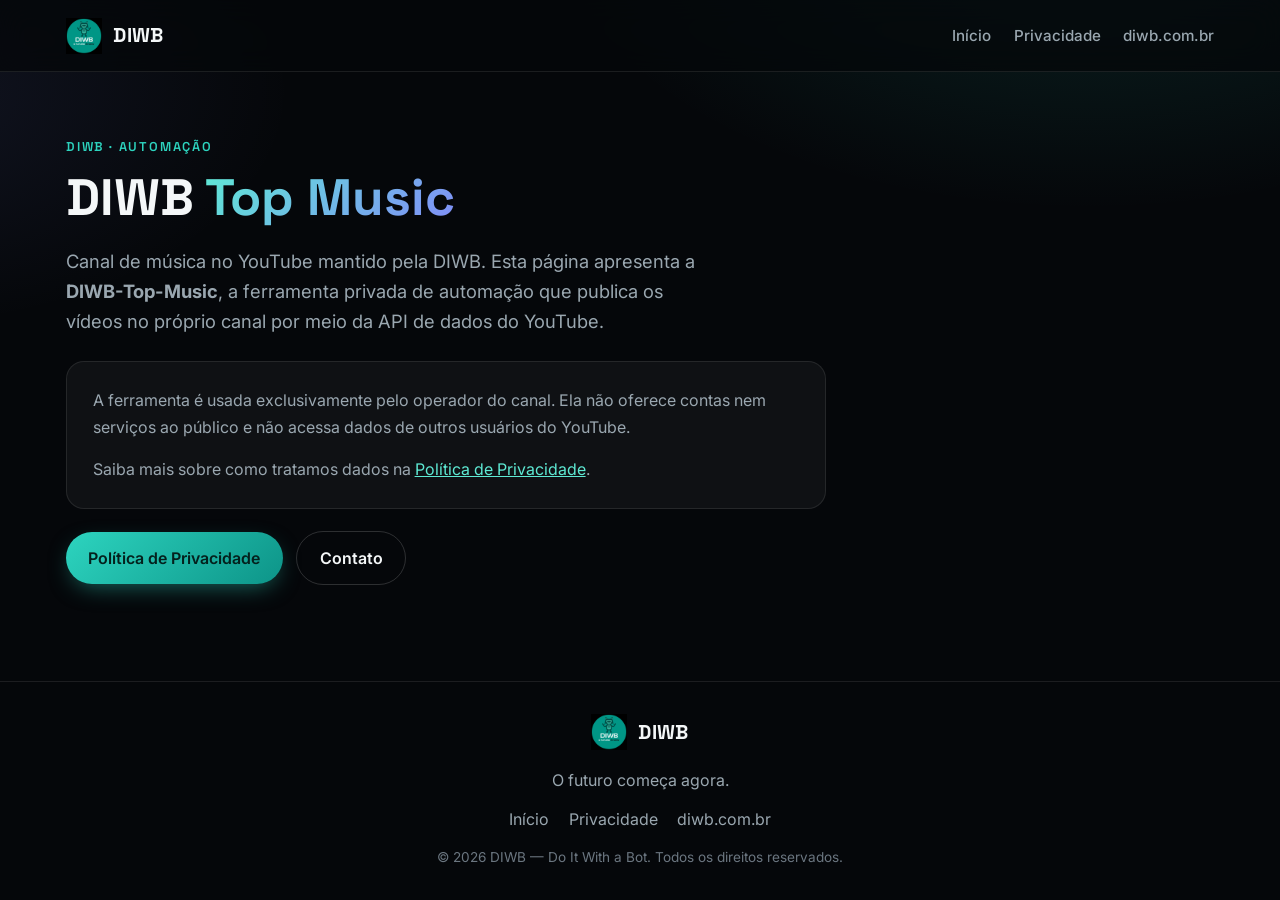
<file: index.html>
<!doctype html>
<html lang="pt-BR">
<head>
<meta charset="utf-8">
<meta name="viewport" content="width=device-width, initial-scale=1">
<title>DIWB Top Music — Automação de canal | DIWB</title>
<meta name="description" content="DIWB-Top-Music: ferramenta privada da DIWB que automatiza a publicação de vídeos no canal DIWB Top Music do YouTube.">
<link rel="icon" href="images/Diwb-logo.png">
<link rel="preconnect" href="https://fonts.googleapis.com">
<link rel="preconnect" href="https://fonts.gstatic.com" crossorigin>
<link href="https://fonts.googleapis.com/css2?family=Inter:wght@400;500;600&family=Space+Grotesk:wght@500;600;700&display=swap" rel="stylesheet">
<link rel="stylesheet" href="style.css">
</head>
<body>
<header class="header">
  <div class="container header__inner">
    <a href="https://diwb.com.br/" class="brand">
      <img src="images/Diwb-logo.png" alt="DIWB" class="brand__logo">
      <span class="brand__name">DIWB</span>
    </a>
    <nav class="nav">
      <a href="./">Início</a>
      <a href="privacy.html">Privacidade</a>
      <a href="https://diwb.com.br/">diwb.com.br</a>
    </nav>
  </div>
</header>

<main>
  <div class="container">
    <p class="eyebrow">DIWB · Automação</p>
    <h1>DIWB <span class="accent">Top Music</span></h1>
    <p class="lead">Canal de música no YouTube mantido pela DIWB. Esta página apresenta a
    <strong>DIWB-Top-Music</strong>, a ferramenta privada de automação que publica os vídeos
    no próprio canal por meio da API de dados do YouTube.</p>

    <div class="card">
      <p>A ferramenta é usada exclusivamente pelo operador do canal. Ela não oferece contas
      nem serviços ao público e não acessa dados de outros usuários do YouTube.</p>
      <p>Saiba mais sobre como tratamos dados na <a href="privacy.html">Política de Privacidade</a>.</p>
    </div>

    <a class="btn btn--primary" href="privacy.html">Política de Privacidade</a>
    <a class="btn btn--ghost" href="mailto:diwb.music@gmail.com">Contato</a>
  </div>
</main>

<footer class="footer">
  <div class="container">
    <a href="https://diwb.com.br/" class="brand">
      <img src="images/Diwb-logo.png" alt="DIWB" class="brand__logo">
      <span class="brand__name">DIWB</span>
    </a>
    <p class="footer__tagline">O futuro começa agora.</p>
    <nav class="footer__nav">
      <a href="./">Início</a>
      <a href="privacy.html">Privacidade</a>
      <a href="https://diwb.com.br/">diwb.com.br</a>
    </nav>
    <p class="footer__copy">&copy; 2026 DIWB — Do It With a Bot. Todos os direitos reservados.</p>
  </div>
</footer>
</body>
</html>
</file>
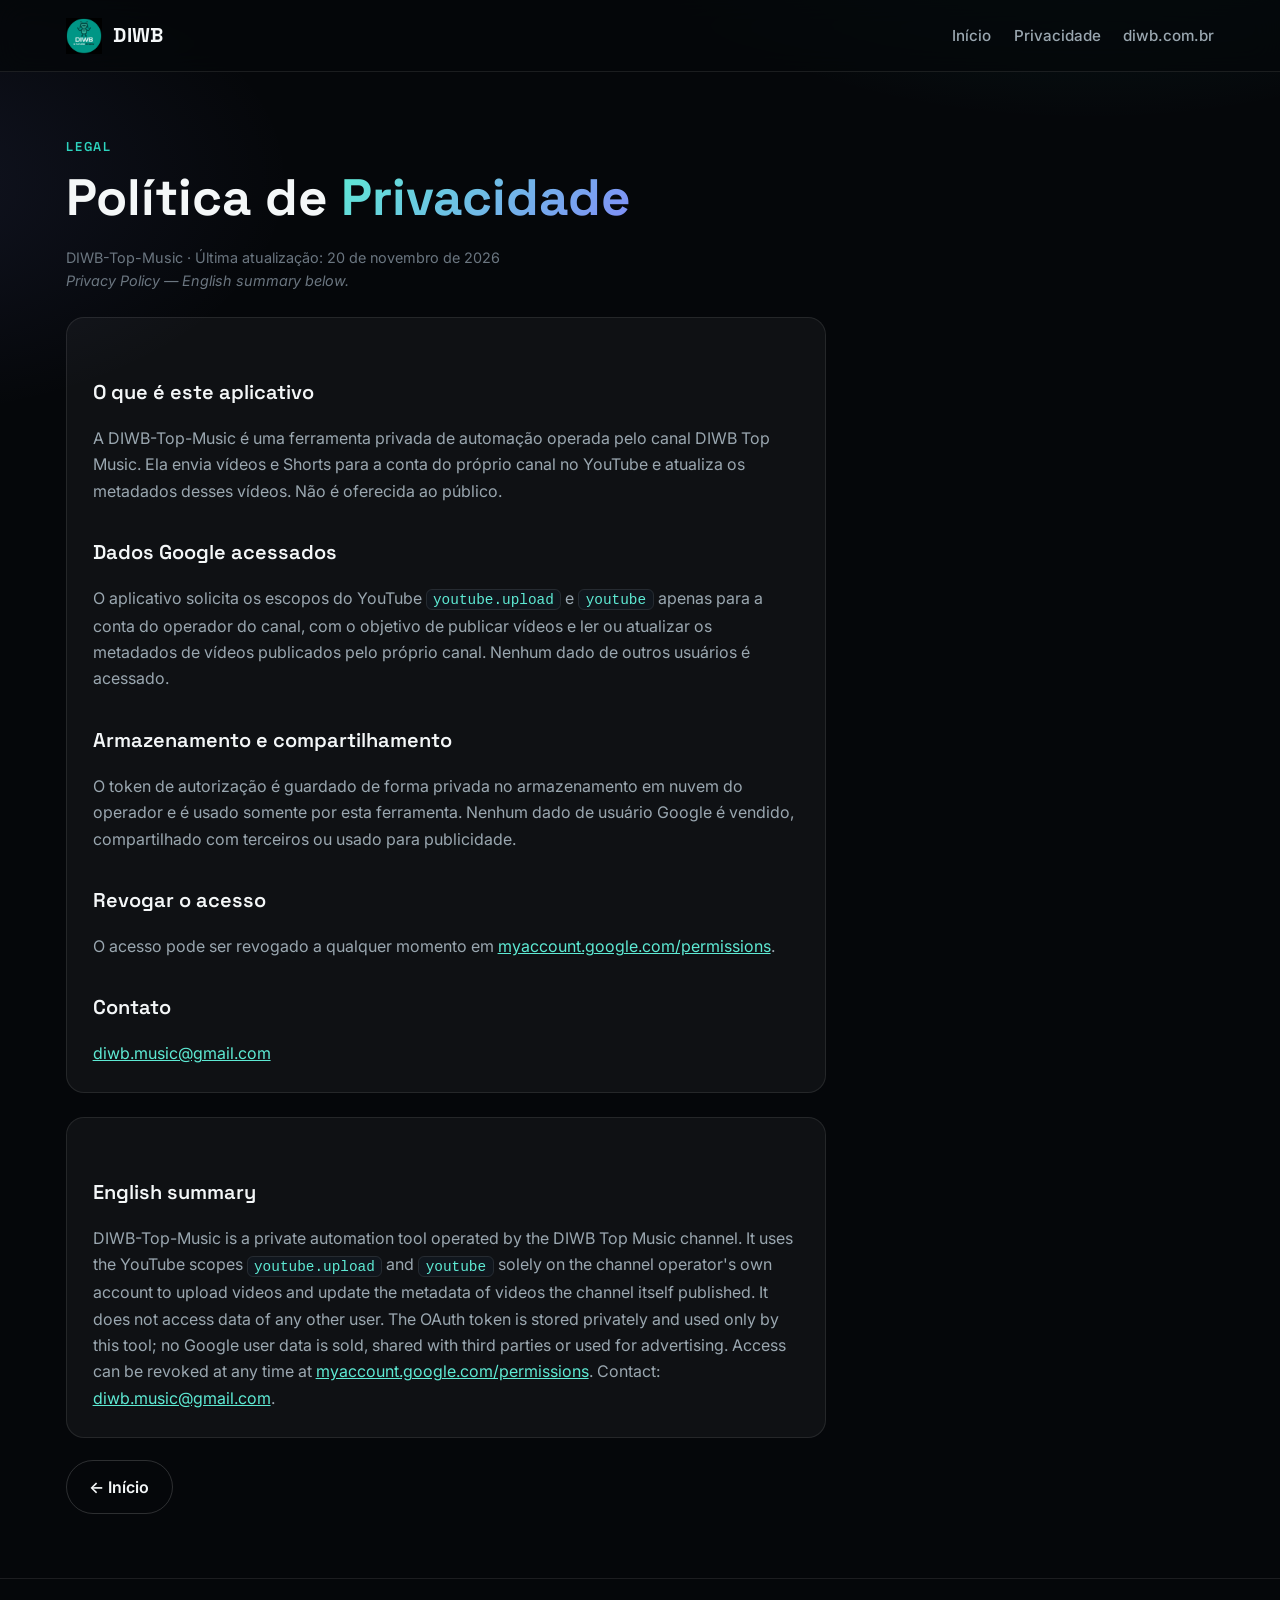
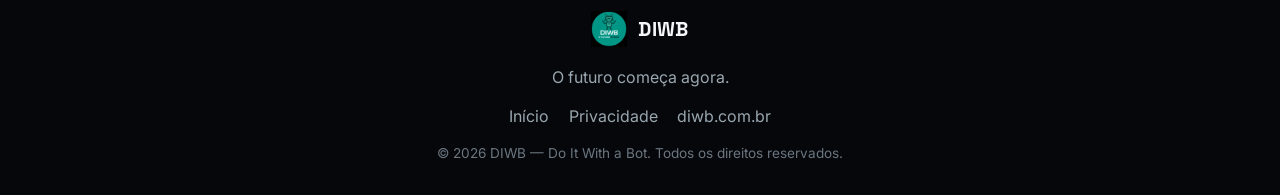
<file: privacy.html>
<!doctype html>
<html lang="pt-BR">
<head>
<meta charset="utf-8">
<meta name="viewport" content="width=device-width, initial-scale=1">
<title>Política de Privacidade — DIWB-Top-Music | DIWB</title>
<meta name="description" content="Política de Privacidade da DIWB-Top-Music, ferramenta de automação do canal DIWB Top Music.">
<link rel="icon" href="images/Diwb-logo.png">
<link rel="preconnect" href="https://fonts.googleapis.com">
<link rel="preconnect" href="https://fonts.gstatic.com" crossorigin>
<link href="https://fonts.googleapis.com/css2?family=Inter:wght@400;500;600&family=Space+Grotesk:wght@500;600;700&display=swap" rel="stylesheet">
<link rel="stylesheet" href="style.css">
</head>
<body>
<header class="header">
  <div class="container header__inner">
    <a href="https://diwb.com.br/" class="brand">
      <img src="images/Diwb-logo.png" alt="DIWB" class="brand__logo">
      <span class="brand__name">DIWB</span>
    </a>
    <nav class="nav">
      <a href="./">Início</a>
      <a href="privacy.html">Privacidade</a>
      <a href="https://diwb.com.br/">diwb.com.br</a>
    </nav>
  </div>
</header>

<main>
  <div class="container">
    <p class="eyebrow">Legal</p>
    <h1>Política de <span class="accent">Privacidade</span></h1>
    <p class="meta">DIWB-Top-Music · Última atualização: 20 de novembro de 2026<br>
    <em>Privacy Policy — English summary below.</em></p>

    <div class="card">
      <h2>O que é este aplicativo</h2>
      <p>A DIWB-Top-Music é uma ferramenta privada de automação operada pelo canal DIWB Top Music.
      Ela envia vídeos e Shorts para a conta do próprio canal no YouTube e atualiza os metadados
      desses vídeos. Não é oferecida ao público.</p>

      <h2>Dados Google acessados</h2>
      <p>O aplicativo solicita os escopos do YouTube <code>youtube.upload</code> e <code>youtube</code>
      apenas para a conta do operador do canal, com o objetivo de publicar vídeos e ler ou atualizar
      os metadados de vídeos publicados pelo próprio canal. Nenhum dado de outros usuários é acessado.</p>

      <h2>Armazenamento e compartilhamento</h2>
      <p>O token de autorização é guardado de forma privada no armazenamento em nuvem do operador e é
      usado somente por esta ferramenta. Nenhum dado de usuário Google é vendido, compartilhado com
      terceiros ou usado para publicidade.</p>

      <h2>Revogar o acesso</h2>
      <p>O acesso pode ser revogado a qualquer momento em
      <a href="https://myaccount.google.com/permissions">myaccount.google.com/permissions</a>.</p>

      <h2>Contato</h2>
      <p><a href="mailto:diwb.music@gmail.com">diwb.music@gmail.com</a></p>
    </div>

    <div class="card">
      <h2>English summary</h2>
      <p>DIWB-Top-Music is a private automation tool operated by the DIWB Top Music channel. It uses the
      YouTube scopes <code>youtube.upload</code> and <code>youtube</code> solely on the channel operator's own
      account to upload videos and update the metadata of videos the channel itself published. It does not
      access data of any other user. The OAuth token is stored privately and used only by this tool; no Google
      user data is sold, shared with third parties or used for advertising. Access can be revoked at any time at
      <a href="https://myaccount.google.com/permissions">myaccount.google.com/permissions</a>.
      Contact: <a href="mailto:diwb.music@gmail.com">diwb.music@gmail.com</a>.</p>
    </div>

    <a class="btn btn--ghost" style="margin-left:0" href="./">&larr; Início</a>
  </div>
</main>

<footer class="footer">
  <div class="container">
    <a href="https://diwb.com.br/" class="brand">
      <img src="images/Diwb-logo.png" alt="DIWB" class="brand__logo">
      <span class="brand__name">DIWB</span>
    </a>
    <p class="footer__tagline">O futuro começa agora.</p>
    <nav class="footer__nav">
      <a href="./">Início</a>
      <a href="privacy.html">Privacidade</a>
      <a href="https://diwb.com.br/">diwb.com.br</a>
    </nav>
    <p class="footer__copy">&copy; 2026 DIWB — Do It With a Bot. Todos os direitos reservados.</p>
  </div>
</footer>
</body>
</html>
</file>
<file: style.css>
/* Identidade visual DIWB (tokens extraídos de https://diwb.com.br) */
:root {
  --teal-300: #5eead4; --teal-400: #2dd4bf; --teal-600: #0d9488; --indigo-400: #818cf8;
  --bg-950: #05070a; --bg-900: #0a0e13; --bg-800: #10161d;
  --surface: rgba(255, 255, 255, .045); --border: rgba(255, 255, 255, .09); --border-strong: rgba(255, 255, 255, .16);
  --text-primary: #f4f7f8; --text-secondary: #9aa7b0; --text-muted: #6b7680;
  --font-head: "Space Grotesk", "Inter", sans-serif; --font-body: "Inter", sans-serif;
  --container: 1180px; --radius: 18px;
}
* { box-sizing: border-box; }
html { color-scheme: dark; }
body {
  margin: 0; min-height: 100vh; display: flex; flex-direction: column;
  background: radial-gradient(900px 500px at 85% -10%, rgba(45, 212, 191, .14), transparent 60%),
              radial-gradient(700px 400px at -10% 10%, rgba(129, 140, 248, .10), transparent 60%),
              var(--bg-950);
  color: var(--text-primary); font-family: var(--font-body); font-size: 16px; line-height: 1.65;
  -webkit-font-smoothing: antialiased;
}
.container { width: 100%; max-width: var(--container); margin: 0 auto; padding: 0 16px; }
a { color: var(--teal-300); }
a:hover { color: var(--teal-400); }

.header { padding: 1.1rem 0; border-bottom: 1px solid var(--border); background: rgba(5, 7, 10, .75); backdrop-filter: blur(14px); }
.header__inner { display: flex; align-items: center; justify-content: space-between; gap: 1rem; flex-wrap: wrap; }
.brand { display: inline-flex; align-items: center; gap: .7rem; text-decoration: none; color: var(--text-primary); }
.brand__logo { height: 36px; width: auto; }
.brand__name { font-family: var(--font-head); font-weight: 700; font-size: 1.25rem; letter-spacing: .02em; }
.nav { display: flex; gap: 1.4rem; flex-wrap: wrap; }
.nav a { color: var(--text-secondary); text-decoration: none; font-weight: 500; font-size: .95rem; }
.nav a:hover { color: var(--teal-300); }

main { flex: 1; padding: 64px 0; }
.eyebrow { font-family: var(--font-head); font-size: .8rem; font-weight: 600; letter-spacing: .14em; text-transform: uppercase; color: var(--teal-400); margin: 0 0 .8rem; }
h1 { font-family: var(--font-head); font-weight: 700; font-size: clamp(2rem, 5vw, 3.2rem); line-height: 1.1; margin: 0 0 1.2rem; }
h1 .accent { background: linear-gradient(135deg, var(--teal-300), var(--indigo-400)); -webkit-background-clip: text; background-clip: text; color: transparent; }
h2 { font-family: var(--font-head); font-weight: 600; font-size: 1.25rem; margin: 2rem 0 .5rem; color: var(--text-primary); }
p, li { color: var(--text-secondary); }
.lead { font-size: 1.15rem; max-width: 640px; }
.card { background: var(--surface); border: 1px solid var(--border); border-radius: var(--radius); padding: 1.6rem; margin-top: 1.5rem; max-width: 760px; }
.card p:first-child { margin-top: 0; } .card p:last-child { margin-bottom: 0; }
code { background: var(--bg-800); border: 1px solid var(--border); border-radius: 6px; padding: .1rem .4rem; color: var(--teal-300); font-size: .9em; }
.btn { display: inline-block; margin-top: 1.4rem; padding: .8rem 1.4rem; border-radius: 999px; font-weight: 600; text-decoration: none; }
.btn--primary { background: linear-gradient(135deg, var(--teal-400), var(--teal-600)); color: #04211d; box-shadow: 0 8px 24px -8px rgba(45, 212, 191, .55); }
.btn--primary:hover { color: #04211d; box-shadow: 0 12px 30px -8px rgba(45, 212, 191, .7); }
.btn--ghost { border: 1px solid var(--border-strong); color: var(--text-primary); margin-left: .6rem; }
.btn--ghost:hover { border-color: var(--teal-400); color: var(--teal-300); }
.meta { color: var(--text-muted); font-size: .9rem; }

.footer { border-top: 1px solid var(--border); padding: 2rem 0; text-align: center; }
.footer .brand { justify-content: center; }
.footer__tagline { margin: .6rem 0; color: var(--text-secondary); }
.footer__nav { display: flex; gap: 1.2rem; justify-content: center; flex-wrap: wrap; margin: .8rem 0; }
.footer__nav a { color: var(--text-secondary); text-decoration: none; }
.footer__nav a:hover { color: var(--teal-300); }
.footer__copy { color: var(--text-muted); font-size: .85rem; margin: 0; }
</file>
